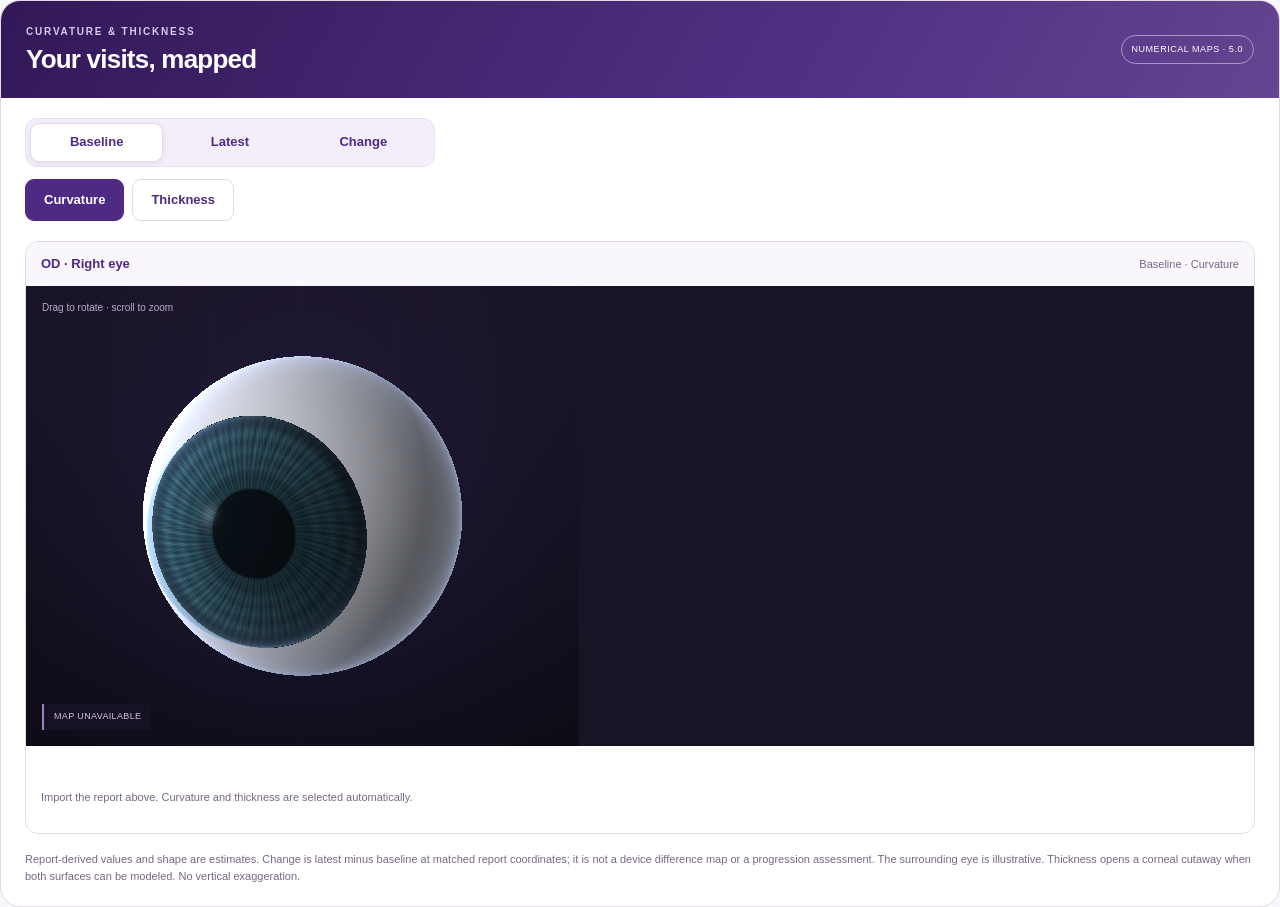
<file: components/cornea/index.html>
<!doctype html><html lang="en"><head><meta charset="utf-8"><meta name="viewport" content="width=device-width,initial-scale=1"><meta name="referrer" content="no-referrer"><title>Curvature &amp; thickness · NKPI</title><link rel="stylesheet" href="auto_viewer.css"></head><body>
<main id="atlas"><header class="atlas-header"><div><p class="eyebrow">CURVATURE &amp; THICKNESS</p><h2>Your visits, mapped</h2></div><span class="reference-badge">NUMERICAL MAPS · 5.0</span></header>
<div class="map-toolbar"><div class="visit-row" role="group" aria-label="Visit"><button type="button" data-visit="first" aria-pressed="true">Baseline</button><button type="button" data-visit="latest" aria-pressed="false">Latest</button><button type="button" data-visit="change" aria-pressed="false">Change</button></div><div class="metric-row" role="group" aria-label="Map type"><button type="button" data-map="curvature_front" aria-pressed="true">Curvature</button><button type="button" data-map="thickness" aria-pressed="false">Thickness</button></div></div>
<div id="eye-stages" class="eye-stages">
<section id="OD-card" class="eye-card"><div class="card-heading"><b>OD · Right eye</b><span id="OD-label">Baseline · Curvature</span></div><div class="map-presentation"><div id="OD-flat-wrap" class="flat-wrap" hidden><p id="OD-flat-label">Numerical map</p><canvas id="OD-flat" width="480" height="480" aria-label="Right-eye numerical heatmap. Select a point for values."></canvas></div><div class="eye-stage"><canvas id="OD-eye" aria-label="Right eye; drag to rotate"></canvas><canvas id="OD-fallback" aria-label="Right-eye numerical corneal model; drag to rotate" hidden></canvas><div class="stage-instruction">Drag to rotate · scroll to zoom</div><div id="OD-stamp" class="stage-stamp">NO REPORT LOADED</div></div></div><p id="OD-readout" class="sample-readout" role="status"></p><div id="OD-legend" class="legend" hidden><div id="OD-spectrum" class="delta-spectrum"></div><div class="delta-ticks"><span id="OD-low"></span><span id="OD-mid"></span><span id="OD-high"></span></div><p id="OD-axis"></p></div><p id="OD-status" class="map-status" role="status"></p></section>
<section id="OS-card" class="eye-card" hidden><div class="card-heading"><b>OS · Left eye</b><span id="OS-label">Baseline · Curvature</span></div><div class="map-presentation"><div id="OS-flat-wrap" class="flat-wrap" hidden><p id="OS-flat-label">Numerical map</p><canvas id="OS-flat" width="480" height="480" aria-label="Left-eye numerical heatmap. Select a point for values."></canvas></div><div class="eye-stage"><canvas id="OS-eye" aria-label="Left eye; drag to rotate"></canvas><canvas id="OS-fallback" aria-label="Left-eye numerical corneal model; drag to rotate" hidden></canvas><div class="stage-instruction">Drag to rotate · scroll to zoom</div><div id="OS-stamp" class="stage-stamp">NO REPORT LOADED</div></div></div><p id="OS-readout" class="sample-readout" role="status"></p><div id="OS-legend" class="legend" hidden><div id="OS-spectrum" class="delta-spectrum"></div><div class="delta-ticks"><span id="OS-low"></span><span id="OS-mid"></span><span id="OS-high"></span></div><p id="OS-axis"></p></div><p id="OS-status" class="map-status" role="status"></p></section>
</div><p class="footnote">Report-derived values and shape are estimates. Change is latest minus baseline at matched report coordinates; it is not a device difference map or a progression assessment. The surrounding eye is illustrative. Thickness opens a corneal cutaway when both surfaces can be modeled. No vertical exaggeration.</p>
</main><script src="surface_schema.js"></script><script src="map_texture.js"></script><script src="reference_eye.js"></script><script src="visit_comparison.js"></script><script src="report_comparison.js"></script><script src="calibration_profiles.js"></script><script src="numerical_maps.js"></script><script src="numerical_eye.js"></script><script src="auto_viewer.js"></script></body></html>
</file>
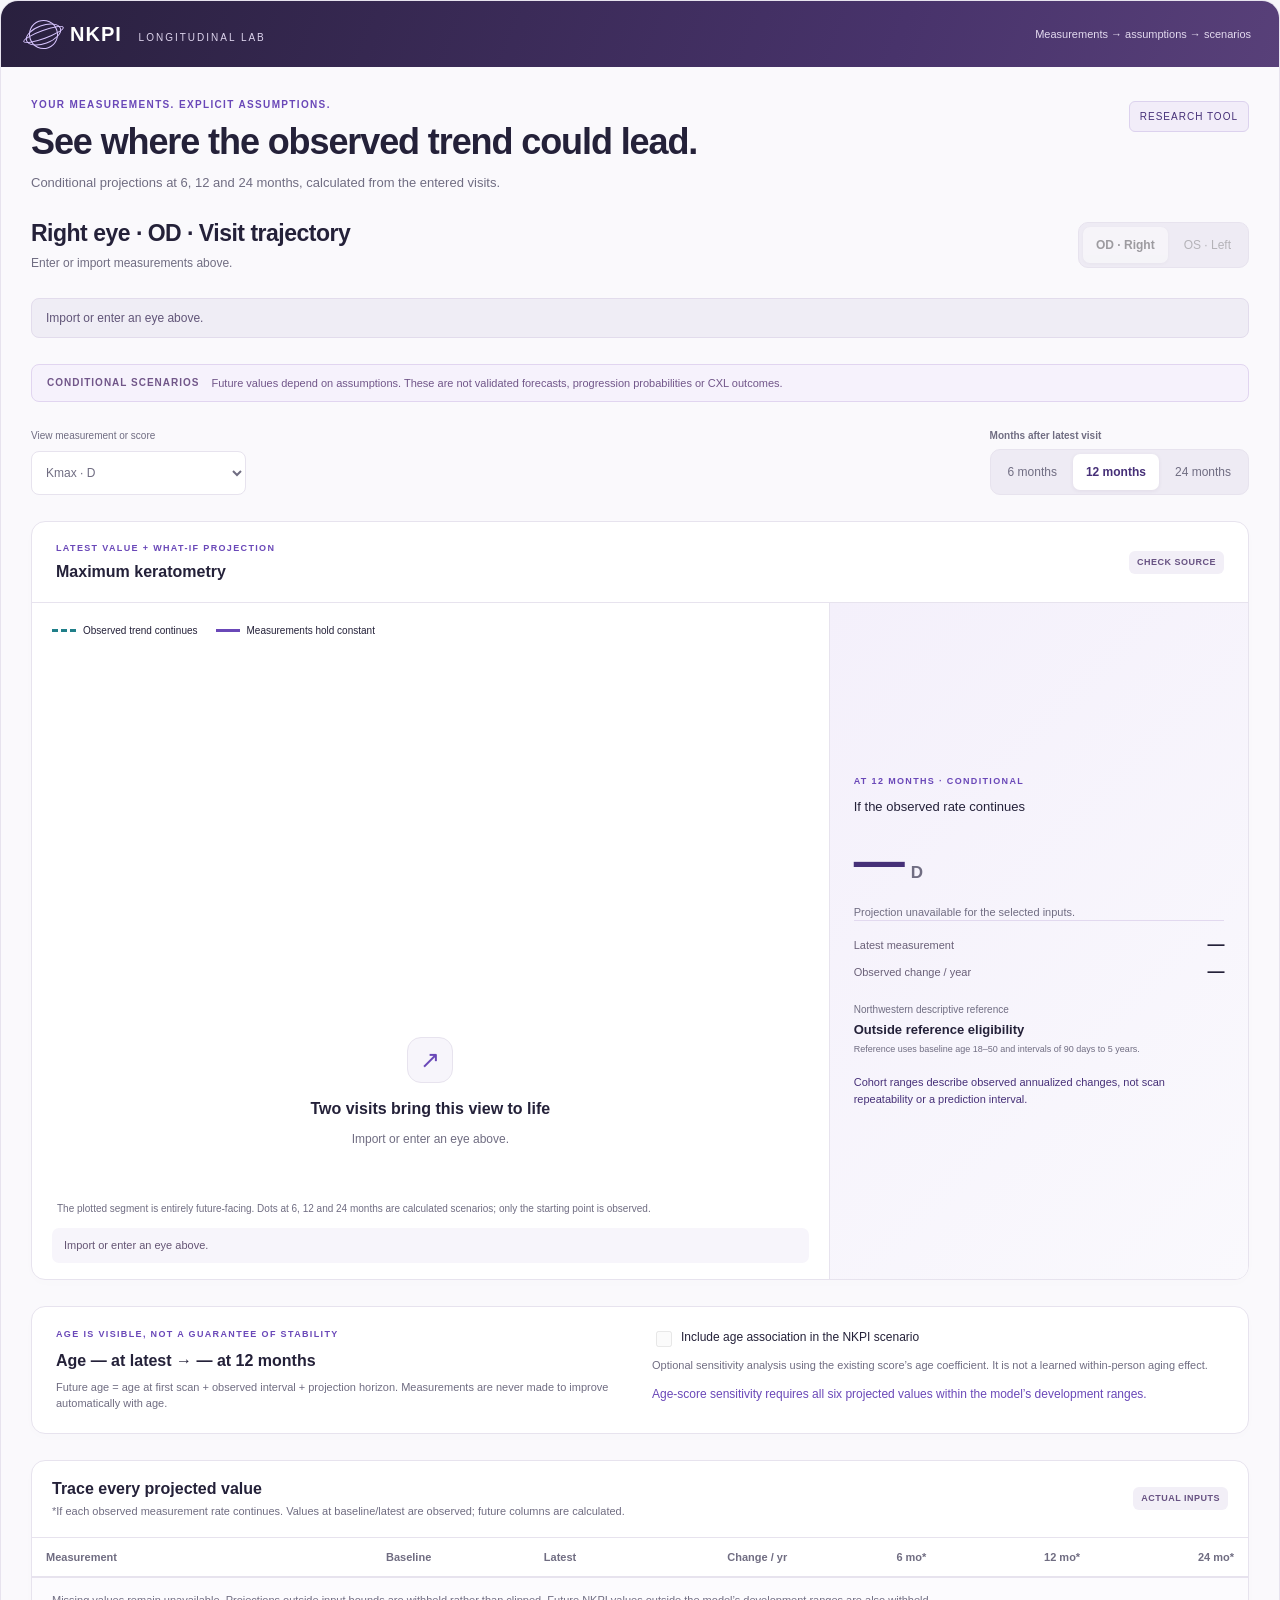
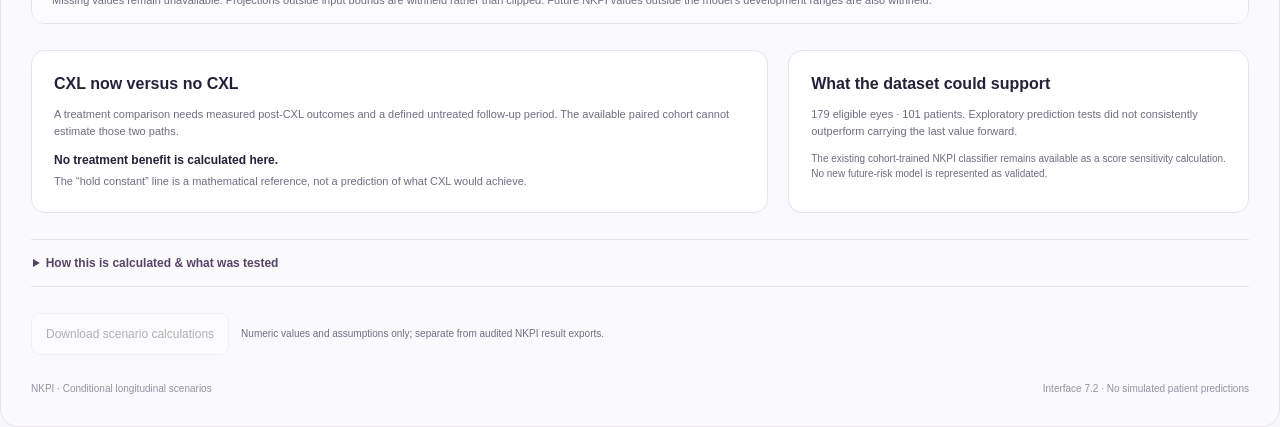
<file: components/trajectory/index.html>
<!doctype html><html lang="en"><head><meta charset="utf-8"><meta name="viewport" content="width=device-width,initial-scale=1"><meta name="referrer" content="no-referrer"><title>NKPI · Longitudinal projections</title><link rel="stylesheet" href="trajectory.css"></head><body>
<main id="trajectory-app"><header class="brand"><div class="brand-mark" aria-hidden="true"><i></i><i></i><i></i></div><div><b>NKPI</b><span> LONGITUDINAL LAB</span></div><small>Measurements → assumptions → scenarios</small></header>
<div class="workspace"><div class="heading"><div><span class="eyebrow">YOUR MEASUREMENTS. EXPLICIT ASSUMPTIONS.</span><h1>See where the observed trend could lead.</h1><p>Conditional projections at 6, 12 and 24 months, calculated from the entered visits.</p></div><span class="prototype">RESEARCH TOOL</span></div>
<div class="section-top"><div><h2 id="eye-title">Visit trajectory</h2><p id="context-label">Enter or import measurements above.</p></div><div class="segment" aria-label="Eye"><button data-eye="OD" aria-pressed="true">OD · Right</button><button data-eye="OS" aria-pressed="false">OS · Left</button></div></div>
<div id="context-banner" class="context-note" role="status"></div>
<div class="simulation-banner"><b>CONDITIONAL SCENARIOS</b><span>Future values depend on assumptions. These are not validated forecasts, progression probabilities or CXL outcomes.</span></div>
<div class="controls"><label class="select-label">View measurement or score<select id="metric-select"><option value="Kmax">Kmax · D</option><option value="C">Thinnest pachymetry · µm</option><option value="B">Posterior radius B · mm</option><option value="A">Anterior radius A · mm</option><option value="BAD_D">BAD-D</option><option value="ARTmax">ARTmax</option><option value="NKPI">NKPI score scenario · 0–100</option></select></label><div><span class="control-label">Months after latest visit</span><div class="segment"><button data-horizon="6" aria-pressed="false">6 months</button><button data-horizon="12" aria-pressed="true">12 months</button><button data-horizon="24" aria-pressed="false">24 months</button></div></div></div>
<article class="panel forecast"><div class="panel-title forecast-title"><div><span class="eyebrow">LATEST VALUE + WHAT-IF PROJECTION</span><h3 id="chart-title">Maximum keratometry</h3></div><span id="provenance" class="pill">ENTERED VALUES</span></div>
<div class="forecast-grid"><div class="chart-column"><div class="legend"><span><i class="swatch surveillance"></i> Observed trend continues</span><span><i class="swatch cxl"></i> Measurements hold constant</span></div><svg id="trajectory-chart" role="img" aria-label="Observed values and conditional future projections"></svg><div id="chart-empty" class="empty" hidden><div class="empty-icon" aria-hidden="true">↗</div><h3>Two visits bring this view to life</h3><p id="empty-reason">Import two visits and verify the values above.</p></div><p id="chart-caption" class="micro chart-note"></p><div id="projection-warning" class="readout"></div></div>
<aside class="benefit-summary"><span class="eyebrow" id="horizon-label">AT 12 MONTHS</span><p class="benefit-label">If the observed rate continues</p><div class="projection-value"><span id="projected-value">—</span><small id="projected-unit">D</small></div><p id="projected-change">Calculated from the current pair</p><div class="risk-pair"><div><span>Latest measurement</span><b id="latest-value">—</b></div><div><span>Observed change / year</span><b id="observed-rate">—</b></div></div><div class="effect-range"><span>Northwestern descriptive reference</span><b id="cohort-median">—</b><small id="cohort-range"></small></div><p class="micro">Cohort ranges describe observed annualized changes, not scan repeatability or a prediction interval.</p></aside></div></article>
<article class="panel age-panel"><div><span class="eyebrow">AGE IS VISIBLE, NOT A GUARANTEE OF STABILITY</span><h3 id="age-title">Age at latest visit → projected age</h3><p id="age-description">The passage of time does not undo measured changes.</p></div><div><label class="check"><input id="age-sensitivity" type="checkbox"> Include age association in the NKPI scenario</label><p class="micro">Optional sensitivity analysis using the existing score’s age coefficient. It is not a learned within-person aging effect.</p><div id="age-effect" class="age-effect"></div></div></article>
<article class="panel history"><div class="panel-title"><div><h3>Trace every projected value</h3><p id="table-subtitle">Annualized rate × future time, added to the latest measurement.</p></div><span class="pill">ACTUAL INPUTS</span></div><div class="table-scroll"><table><thead id="value-head"></thead><tbody id="value-rows"></tbody></table></div><p class="footnote">Missing values remain unavailable. Projections outside input bounds are withheld rather than clipped. Future NKPI values outside the model’s development ranges are also withheld.</p></article>
<div class="lower-grid"><article class="panel strategy"><h3>CXL now versus no CXL</h3><p>A treatment comparison needs measured post-CXL outcomes and a defined untreated follow-up period. The available paired cohort cannot estimate those two paths.</p><p><b>No treatment benefit is calculated here.</b> The “hold constant” line is a mathematical reference, not a prediction of what CXL would achieve.</p></article><article class="panel strategy"><h3>What the dataset could support</h3><p id="evidence-summary">179 eligible eyes · 101 patients. Exploratory prediction tests did not consistently outperform carrying the last value forward.</p><p class="micro">The existing cohort-trained NKPI classifier remains available as a score sensitivity calculation. No new future-risk model is represented as validated.</p></article></div>
<details class="methods"><summary>How this is calculated & what was tested</summary><div><p><b>Measurement scenario:</b> annual rate = (latest − baseline) / elapsed years. Future value = latest + annual rate × months / 12. The comparison line holds measurements constant. At least 90 days between scans is required as an operational safeguard, not a validated threshold.</p><p><b>Score scenario:</b> projected values are evaluated with the existing frozen single-visit NKPI classifier, on its 0–100 CXL-associated scale. This is separate from the two-visit NKPI score above. It is not a probability of progression or benefit from CXL. Age stays at the latest-visit age by default; the optional sensitivity advances it with time.</p><p><b>Age:</b> an association between age and CXL-group membership does not establish how the same eye’s disease changes as it ages. The optional age calculation changes only the scenario score, never the physical measurement trend. Cumulative event risk cannot decrease with a longer horizon.</p><p><b>Cohort:</b> source reconstruction retained 262 paired eyes; the present analysis retained 179 eyes / 101 patients with baseline age 18–50, 90 days to 5 years between scans and values within calculator bounds. There are 51 CXL-group and 128 control-group eyes. The selected scans are intended to be pretreatment; a complete eye-specific treatment timeline is unavailable.</p><p><b>Validation:</b> first-to-second-visit change was modeled using age, baseline values and time, with three repeats of nested patient-grouped 5-fold validation. All eyes of a patient stayed together. The tested models did not consistently outperform zero change. There are no third visits in the modeling table to test whether a two-visit slope persists after the latest scan.</p><div class="table-scroll"><table><thead><tr><th>Measurement</th><th>Tested model MAE</th><th>Last value MAE</th></tr></thead><tbody id="validation-rows"></tbody></table></div><p><b>Research foundation:</b> <a href="https://pubmed.ncbi.nlm.nih.gov/35469790/" target="_blank" rel="noopener noreferrer">Maile et al., 2022</a> supports studying age and tomography in time-to-event prediction; its coefficients are not imported into this tool. <a href="https://pubmed.ncbi.nlm.nih.gov/26994063/" target="_blank" rel="noopener noreferrer">Hernán &amp; Robins, 2016</a> describes the target-trial framework needed for treatment comparisons.</p></div></details>
<div class="result-actions"><button id="download-scenarios" disabled>Download scenario calculations</button><span class="micro">Numeric values and assumptions only; separate from audited NKPI result exports.</span></div>
<footer class="workspace-footer"><span>NKPI · Conditional longitudinal scenarios</span><span>Interface 7.2 · No simulated patient predictions</span></footer></div></main>
<noscript>JavaScript is required to calculate scenarios.</noscript><script src="model_data.js"></script><script src="cohort_data.js"></script><script src="trajectory_core.js"></script><script src="trajectory.js"></script></body></html>
</file>
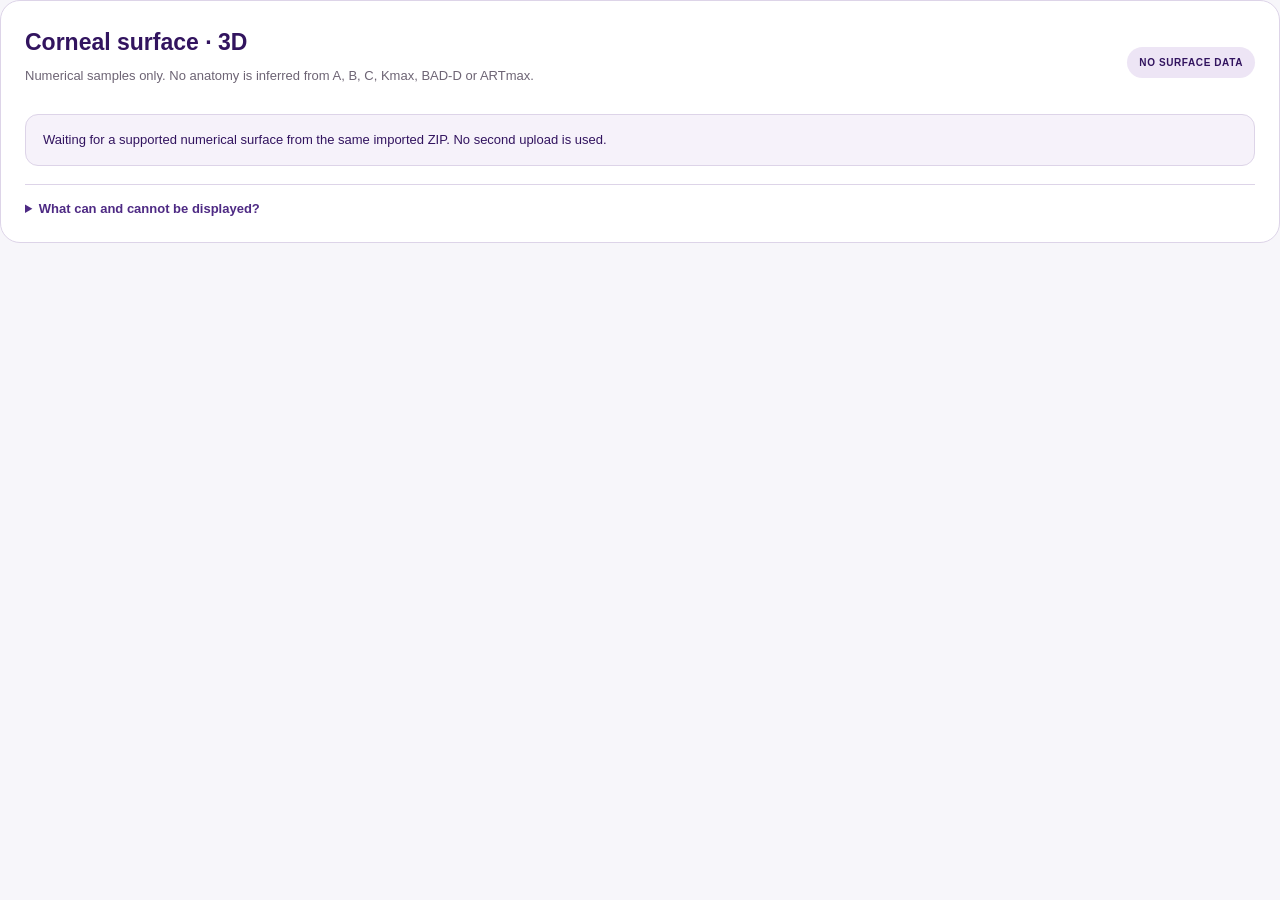
<file: components/cornea/numeric.html>
<!doctype html><html lang="en"><head><meta charset="utf-8"><meta name="viewport" content="width=device-width,initial-scale=1"><meta name="referrer" content="no-referrer"><title>Automatically imported numerical surface</title><link rel="stylesheet" href="viewer.css"><script src="mesh_renderer.js"></script><script src="surface_schema.js"></script><script defer src="viewer.js"></script></head>
<body><div id="viewer">
<section class="card"><div class="heading"><div><h2>Corneal surface · 3D</h2><p>Numerical samples only. No anatomy is inferred from A, B, C, Kmax, BAD-D or ARTmax.</p></div><span id="data-badge" class="badge">NO SURFACE DATA</span></div>
<div class="upload-row" hidden><label class="field">Calculator eye / visit<select id="slot" aria-label="Calculator eye and visit"></select></label><label class="file-label">Choose numerical surface JSON<input id="surface-file" type="file" accept=".json,application/json"></label><button id="demo">Synthetic viewer demo</button><button id="clear-surface">Clear surface</button></div>
<label class="check" id="confirmation-row" hidden><input type="checkbox" id="confirm-match"><span>I matched this numerical export to the current case, eye and visit, and verified its units, axis directions and shared surface coordinate frame. This is an operator check, not automated patient-identity verification.</span></label>
<div id="status" class="status" role="status">Waiting for a supported numerical surface from the same imported ZIP. No second upload is used.</div>
<div id="controls" hidden><div class="controls"><label class="field">Surface<select id="layer"><option value="anterior">Anterior</option><option value="posterior">Posterior</option><option value="both">Anterior + posterior</option></select></label><label class="field">Numerical overlay<select id="map"></select></label><div class="cameras"><button data-camera="front">Front</button><button data-camera="back">Back</button><button data-camera="oblique">Oblique</button><button data-camera="profile">Profile</button></div></div>
<p class="meta" id="meta"></p><div class="scale-note">TRUE SCALE · x, y and z in mm · No vertical exaggeration · Drag to rotate, scroll to zoom</div>
<div id="plot"><canvas id="mesh-canvas" role="img" aria-label="Rotatable 3D mesh of supplied numerical surface-height samples"></canvas></div><div class="zoom-controls"><button data-zoom="0.8">− Zoom out</button><button data-zoom="1.25">+ Zoom in</button><button data-zoom="fit">Fit / reset view</button></div>
<p id="coverage" class="meta"></p><p class="meta" id="map-note"></p>
<div class="inspection"><div><h3>Inspect a numerical sample</h3><p>Click the surface or select a row and column. Readouts use a supplied grid sample, not a visually interpolated location.</p><div class="sample-controls"><label class="field">Sample surface<select id="sample-layer"></select></label><label class="field">Row<input id="sample-row" type="number" min="0" step="1" value="0"></label><label class="field">Column<input id="sample-col" type="number" min="0" step="1" value="0"></label></div></div><div id="readout" class="readout"></div></div>
<div class="legend"><label class="check"><input id="show-thin" type="checkbox">Thinnest sampled point</label><label class="check"><input id="show-max" type="checkbox">Maximum sampled curvature</label><span>Sampled extrema are not guaranteed to equal the device’s global thinnest point or Kmax.</span></div>
</div><details><summary>What can and cannot be displayed?</summary><p>Actual x/y/z samples support a measured surface patch. Anterior and posterior surfaces are separate; a missing surface is never manufactured. Supplied thickness, elevation and curvature grids may color those patches. Missing cells stay missing, without gap filling or extrapolation.</p><p>Elevation colors are residuals against the export’s declared reference; they are not used as absolute surface heights. No complete eyeball, posterior shell, curvature map or thickness map is estimated from summary values. The optional synthetic demo is visibly labelled and is never claimed to represent the current patient.</p><p>Numerical files stay in this browser component. This viewer sends only readiness and frame-height messages to its parent, never surface data. Use deidentified, institutionally approved exports. This is a research visualization, not a validated clinical reconstruction.</p></details></section>
</div></body></html>
</file>
<file: components/cornea/auto_viewer.css>
:root{color-scheme:light;--purple:#4e2a84;--ink:#30233f;--muted:#776784;--border:#e2d9eb}*{box-sizing:border-box}html,body{margin:0;padding:0;background:#f7f6fa;color:var(--ink);font:14px/1.5 -apple-system,BlinkMacSystemFont,"Segoe UI",Arial,sans-serif}[hidden]{display:none!important}#atlas{overflow:hidden;border:1px solid var(--border);border-radius:20px;background:#fff}.atlas-header{padding:23px 25px;background:linear-gradient(120deg,#321858,#503284 65%,#654490);color:#fff;display:flex;align-items:center;justify-content:space-between;gap:12px}.eyebrow{font-size:10px;font-weight:700;letter-spacing:.18em;margin:0 0 5px;color:#d7cae9}h2{font-size:26px;line-height:1.2;letter-spacing:-.03em;margin:0;font-weight:650}.reference-badge{font-size:9px;letter-spacing:.06em;border:1px solid #ad94cc;border-radius:99px;padding:7px 10px;white-space:nowrap}.map-toolbar{padding:20px 24px;display:flex;flex-direction:column;gap:12px}.visit-row{display:grid;grid-template-columns:repeat(3,minmax(0,1fr));max-width:410px;background:#f3eef9;padding:4px;border:1px solid #e8dff0;border-radius:12px}.metric-row{display:flex;gap:8px;flex-wrap:wrap}button{min-height:42px;padding:10px 18px;border:1px solid var(--border);border-radius:9px;font:600 13px/1.3 -apple-system,BlinkMacSystemFont,"Segoe UI",Arial,sans-serif;background:#fff;color:var(--purple);cursor:pointer}.visit-row button{background:transparent;border:1px solid transparent;min-height:38px}.visit-row button[aria-pressed=true]{background:#fff;box-shadow:0 2px 6px #39225e14;border-color:#e2d7ec}.metric-row button[aria-pressed=true]{background:var(--purple);color:#fff;border-color:var(--purple)}button:hover{border-color:#ad90cd}button:focus-visible{outline:3px solid #bca4dc;outline-offset:3px}.eye-stages{display:grid;grid-template-columns:minmax(0,1fr);gap:16px;padding:0 24px}.eye-stages.paired{grid-template-columns:repeat(2,minmax(0,1fr))}.eye-card{min-width:0;border:1px solid var(--border);border-radius:13px;overflow:hidden}.card-heading{display:flex;gap:10px;align-items:center;justify-content:space-between;flex-wrap:wrap;padding:12px 15px;background:#f9f6fc}.card-heading b{font-size:13px;color:var(--purple)}.card-heading span{font-size:11px;color:var(--muted)}.eye-stage{height:440px;position:relative;background:#151325}.paired .eye-stage{height:350px}.eye-stage canvas{display:block;width:100%;height:100%;touch-action:none;cursor:grab}.eye-stage canvas:active{cursor:grabbing}.stage-instruction{position:absolute;top:14px;left:16px;color:#b9abcc;font-size:10px;pointer-events:none}.stage-stamp{position:absolute;bottom:16px;left:16px;right:16px;width:fit-content;padding:6px 10px;border-left:2px solid #9c81c0;background:#1a1429b3;color:#d5c5e8;font-size:9px;letter-spacing:.04em;pointer-events:none}.map-status{padding:12px 15px;margin:0;color:var(--muted);font-size:12px;min-height:44px}.map-status[data-state=loading]{color:var(--purple)}.legend{padding:0 16px 14px}.delta-spectrum{height:11px;border-radius:5px;background:linear-gradient(to right,rgb(27,49,160),rgb(0,161,242),rgb(42,193,83),rgb(255,221,44),rgb(220,36,46))}.delta-ticks{display:flex;justify-content:space-between;gap:6px;margin-top:6px;font-size:10px;font-variant-numeric:tabular-nums}.legend p{font-size:10px;margin:8px 0 0;color:var(--muted)}.footnote{margin:0;padding:17px 24px 20px;font-size:11px;line-height:1.6;color:var(--muted)}@media(max-width:700px){.atlas-header{padding:21px 16px}h2{font-size:23px}.reference-badge{font-size:8px;padding:6px 8px}.map-toolbar{padding:16px}.visit-row{max-width:none}.metric-row{display:grid;grid-template-columns:1fr 1fr;gap:7px}.metric-row button{padding:11px 8px;min-height:44px;font-size:12px}.eye-stages,.eye-stages.paired{grid-template-columns:minmax(0,1fr);padding:0 16px}.eye-stage,.paired .eye-stage{height:340px}.footnote{padding:15px 16px 19px}}@media(prefers-reduced-motion:reduce){*{scroll-behavior:auto!important}}
/* Numerical maps alongside the corneal model; both eyes retain one shared scale. */
.eye-stages.paired{grid-template-columns:minmax(0,1fr)}
.map-presentation{display:grid;grid-template-columns:minmax(0,.9fr) minmax(0,1.1fr);align-items:stretch;background:#171525}
.flat-wrap{padding:12px 12px 16px;min-width:0;align-self:center}
.flat-wrap p{color:#d6cee4;font-size:11px;margin:0 0 9px;text-align:center}
.flat-wrap canvas{display:block;width:100%;height:auto;aspect-ratio:1;cursor:crosshair;touch-action:pan-y}
.eye-stage,.paired .eye-stage{height:clamp(350px,40vw,460px);min-height:350px;align-self:stretch}
.sample-readout{font-size:12px;font-variant-numeric:tabular-nums;padding:12px 15px;margin:0;min-height:43px;color:#453550}
.map-status{font-size:11px;line-height:1.6;padding-top:0}
.delta-spectrum{background:linear-gradient(90deg,#2366d5,#7bb5f2,#f3f4f7,#f7ae60,#be2d36)}
@media(max-width:620px){.map-presentation{grid-template-columns:minmax(0,1fr)}.flat-wrap{padding:12px 24px}.flat-wrap canvas{max-width:360px;margin:auto}.eye-stage,.paired .eye-stage{height:320px;min-height:320px}.eye-stages,.eye-stages.paired{gap:14px}.sample-readout{font-size:11px}.reference-badge{white-space:normal;max-width:110px}}
</file>
<file: components/trajectory/trajectory.css>
:root{color-scheme:light;--ink:#242139;--muted:#706d82;--purple:#6a48b8;--purple-deep:#463078;--teal:#207f89;--line:#e7e3ee;--paper:#fff;--soft:#f7f5fb;font:14px/1.5 Inter,-apple-system,BlinkMacSystemFont,"Segoe UI",Arial,sans-serif;color:var(--ink);background:#f7f6fa}
*{box-sizing:border-box}body{margin:0}button,select,input{font:inherit}button,select{color:inherit}button{cursor:pointer;min-height:42px}button:disabled{cursor:default;opacity:.45}button:focus-visible,select:focus-visible,input:focus-visible,summary:focus-visible{outline:3px solid #a17bdc;outline-offset:3px}button,select{transition:background .18s,box-shadow .18s}button:hover:not(:disabled){filter:brightness(.98)}[hidden]{display:none!important}h1,h2,h3,p{margin:0}h1{font-size:clamp(24px,3.1vw,36px);line-height:1.18;letter-spacing:-1.1px;font-weight:650}h2{font-size:23px;letter-spacing:-.5px;line-height:1.3}h3{font-size:16px;font-weight:650;line-height:1.35}p{color:var(--muted)}b,strong{font-weight:650}svg{display:block;max-width:100%}table{width:100%;border-collapse:collapse;font-variant-numeric:tabular-nums}th,td{text-align:right;padding:13px 14px;border-bottom:1px solid var(--line);white-space:nowrap}th{font-size:11px;color:var(--muted);font-weight:550}td{font-size:13px}th:first-child,td:first-child{text-align:left}tr:last-child td{border-bottom:0}td:first-child b{display:block;color:var(--ink);font-size:13px}td:first-child small{font-size:11px;color:var(--muted)}td .delta{padding:4px 8px;background:var(--soft);border-radius:6px;font-weight:600;color:var(--purple-deep)}button{border:1px solid var(--line);background:var(--paper);border-radius:9px;padding:9px 14px}button[aria-pressed=true]{font-weight:650}#benefit-app{border:1px solid var(--line);border-radius:18px;overflow:hidden;background:#faf9fc}.brand{display:flex;align-items:center;gap:12px;padding:18px 28px;background:linear-gradient(110deg,#29203e,#48336b 70%,#584079);color:#fff}.brand b{font-size:20px;letter-spacing:1px}.brand span{font-size:10px;letter-spacing:2px;color:#ddd4ed;margin-left:12px}.brand small{margin-left:auto;color:#e3daef;font-size:11px;display:flex;align-items:center;gap:8px}.brand .status-dot{display:inline-block;width:6px;height:6px;border-radius:50%;background:#c5b0f1;margin:0}.brand-mark{height:29px;width:29px;position:relative;transform:rotate(-20deg)}.brand-mark i{position:absolute;inset:0;border:1px solid #d8c5ff;border-radius:50%}.brand-mark i:nth-child(2){inset:5px -4px}.brand-mark i:nth-child(3){inset:10px -7px}.workspace{padding:30px;display:grid;gap:26px}.heading{display:flex;align-items:flex-start;gap:20px;justify-content:space-between}.eyebrow{display:block;font-size:10px;letter-spacing:1.35px;font-weight:700;color:var(--purple);margin-bottom:9px}.heading p{margin-top:10px;max-width:610px;font-size:13px}.prototype{flex-shrink:0;font-size:10px;letter-spacing:1px;color:var(--purple-deep);border:1px solid #dcd2ee;background:#f2edf9;padding:7px 10px;border-radius:6px;margin-top:4px}.mode-switch{display:flex;gap:4px;border-bottom:1px solid var(--line);padding-bottom:0}.mode-switch button{border:0;background:none;border-radius:0;min-height:46px;padding:8px 16px 13px;color:var(--muted);border-bottom:3px solid transparent;position:relative;bottom:-1px}.mode-switch button[aria-pressed=true]{color:var(--purple);border-bottom-color:var(--purple)}.mode-switch button span{margin-left:10px}#patient-view,#demo-view{display:grid;gap:22px}.section-top{display:flex;align-items:center;justify-content:space-between;gap:18px;flex-wrap:wrap}.section-top p{font-size:12px;margin-top:5px}.segment{display:flex;border:1px solid var(--line);background:#eeebf4;border-radius:10px;padding:4px;gap:3px;width:fit-content}.segment button{border:0;background:transparent;white-space:nowrap;min-height:36px;padding:7px 13px;color:var(--muted);font-size:12px;border-radius:7px}.segment button[aria-pressed=true]{background:#fff;box-shadow:0 1px 4px #34234d12;color:var(--purple-deep)}.context-note{font-size:12px;border-radius:8px;background:#efedf5;border:1px solid #e2dcec;color:#615578;padding:10px 14px}.patient-grid{display:grid;grid-template-columns:minmax(0,1.45fr) minmax(250px,1fr);gap:20px}.panel{background:var(--paper);border:1px solid var(--line);border-radius:14px;overflow:hidden;min-width:0;box-shadow:0 3px 14px #38204e03}.panel-title{padding:20px;display:flex;gap:12px;align-items:center;border-bottom:1px solid var(--line)}.panel-title p{font-size:11px;margin-top:4px}.step{display:inline-flex;align-items:center;justify-content:center;border-radius:9px;border:1px solid #e1d7f1;color:var(--purple);font-size:11px;font-weight:600;background:#f8f5fc;width:32px;height:32px;flex-shrink:0}.pill{margin-left:auto;border-radius:6px;background:#f2eff7;color:#675282;padding:5px 8px;font-size:9px;font-weight:700;letter-spacing:.5px;white-space:nowrap}.meta-row{display:flex;gap:9px;flex-wrap:wrap;padding:12px 20px;border-bottom:1px solid var(--line);font-size:11px;color:var(--muted)}.meta-row span+span{border-left:1px solid var(--line);padding-left:9px}.table-scroll{overflow-x:auto}.footnote{font-size:11px;padding:14px 20px;background:#fcfbfe;border-top:1px solid var(--line)}.empty{padding:44px 28px;text-align:center}.empty p{font-size:12px;max-width:380px;margin:10px auto 0}.empty-icon{border:1px solid var(--line);border-radius:14px;background:var(--soft);color:var(--purple);width:46px;height:46px;display:grid;place-items:center;font-size:24px;margin:0 auto 15px}.future{padding:24px;background:radial-gradient(ellipse at 110% 5%,#e8dff7 0,transparent 52%),linear-gradient(150deg,#fff,#f8f5fc);display:flex;flex-direction:column;align-items:flex-start;gap:17px}.future .eyebrow{margin:0;font-size:9px}.future h3{font-size:25px;line-height:1.3;letter-spacing:-.6px}.future p{font-size:12px}.future .micro{font-size:10px}.unavailable{padding:13px 0;display:flex;align-items:center;gap:10px;width:100%;border-top:1px solid #e0d8ec;border-bottom:1px solid #e0d8ec}.unavailable b{display:block;font-size:12px}.unavailable small{display:block;color:var(--muted);font-size:11px;margin-top:4px}.lock{font-size:26px;color:var(--purple)}.primary{background:var(--purple-deep);border:1px solid var(--purple-deep);color:white;font-size:12px;width:100%;display:flex;justify-content:space-between;align-items:center;gap:10px}.simulation-banner{display:flex;gap:12px;flex-wrap:wrap;border:1px solid #ebd8b6;background:#fff9ef;color:#886326;padding:10px 15px;border-radius:8px;font-size:11px}.simulation-banner b{font-size:10px;letter-spacing:1px}.select-label{font-size:10px;color:var(--muted);display:grid;gap:4px}select{border:1px solid var(--line);border-radius:8px;padding:9px 30px 9px 10px;font-size:12px;max-width:100%;background:white;min-height:40px}.controls{display:flex;justify-content:space-between;gap:20px;flex-wrap:wrap}.control-label{display:block;font-size:10px;font-weight:600;color:var(--muted);margin-bottom:6px}.forecast-title{justify-content:space-between;gap:12px;flex-wrap:wrap;padding:20px 24px}.forecast-title .eyebrow{font-size:9px;margin-bottom:5px}.check{display:flex;align-items:center;gap:6px;color:var(--muted);font-size:11px}.check input{accent-color:var(--purple);width:16px;height:16px}.forecast-grid{display:grid;grid-template-columns:minmax(0,1.9fr) minmax(240px,1fr)}.chart-column{min-width:0;padding:20px 20px 16px}.legend{display:flex;gap:8px 18px;flex-wrap:wrap;margin-bottom:15px}.legend button{padding:0;display:flex;align-items:center;gap:8px;border:0;background:none;min-height:24px;font-size:11px;font-weight:500}.legend button[aria-pressed=false]{opacity:.42}.swatch{display:inline-block;width:24px;border-top:3px solid var(--purple);flex-shrink:0}.swatch.surveillance{border-color:var(--teal);border-top-style:dashed}#risk-chart{width:100%;height:320px;touch-action:pan-y}#risk-chart text{font:11px -apple-system,BlinkMacSystemFont,"Segoe UI",Arial,sans-serif;fill:var(--muted)}#risk-chart .axis-title{font-size:10px}#risk-chart .grid{stroke:var(--line);stroke-width:1}#risk-chart .curve{fill:none;stroke-width:3;stroke-linejoin:round;stroke-linecap:round}#risk-chart .band{opacity:.12}#risk-chart .point{stroke:#fff;stroke-width:2}.chart-inspect{display:flex;align-items:center;gap:12px;padding:4px 6px 9px;color:var(--muted);font-size:10px}.chart-inspect label{white-space:nowrap}.chart-inspect input{min-width:0;flex:1;accent-color:var(--purple);height:20px}.chart-inspect span{min-width:35px;text-align:right;font-variant-numeric:tabular-nums}.readout{font-size:11px;background:var(--soft);padding:9px 12px;border-radius:7px;font-variant-numeric:tabular-nums;color:#655574;min-height:34px}.chart-note{margin:9px 5px 0}.micro{font-size:10px;color:var(--muted)}.benefit-summary{background:linear-gradient(135deg,#f4f0fb,#faf9fd);border-left:1px solid var(--line);padding:25px 24px;display:flex;flex-direction:column;justify-content:center}.benefit-summary .eyebrow{font-size:9px}.benefit-label{font-size:13px;color:var(--ink)}.benefit-number{font-size:74px;letter-spacing:-4px;color:var(--purple-deep);font-weight:650;line-height:1.1;margin:8px 0 1px;font-variant-numeric:tabular-nums}.benefit-number span+span{font-size:23px;letter-spacing:-1px;color:#9180af;margin-left:6px}.benefit-summary>p:last-of-type{font-size:11px;color:var(--purple-deep)}.effect-range{margin:22px 0 18px}.effect-range>span{display:block;font-size:10px;color:var(--muted)}.effect-range b{font-size:14px;color:var(--ink)}#range-chart{width:100%;height:54px}.effect-range small{font-size:9px;color:var(--muted)}.risk-pair{display:grid;gap:10px;border-top:1px solid #e2d9ef;padding-top:15px}.risk-pair>div{display:flex;align-items:center;justify-content:space-between;gap:10px}.risk-pair span{display:flex;align-items:center;gap:7px;font-size:11px;color:#6a6078}.risk-pair b{font-size:20px;line-height:1;letter-spacing:-.5px;font-variant-numeric:tabular-nums}.dot{display:inline-block;width:7px;height:7px;border-radius:50%;flex-shrink:0}.purple{background:var(--purple)}.teal{background:var(--teal)}.benefit-status{margin-top:15px;padding:10px 11px;background:#fff;border:1px solid #e6dfee;border-radius:8px;font-size:11px;line-height:1.5;color:#6a557b}.benefit-status.uncertain{background:#fff8eb;border-color:#ecd9b8;color:#886326}.forecast-footer{border-top:1px solid var(--line);display:flex;justify-content:space-between;gap:8px;flex-wrap:wrap;padding:12px 20px;font-size:10px;color:var(--muted)}.lower-grid{display:grid;grid-template-columns:minmax(0,1.6fr) minmax(235px,1fr);gap:20px}.history .panel-title{padding:17px 20px}.history td,.history th{padding:11px 14px;font-size:11px}.strategy{padding:22px;display:flex;flex-direction:column;gap:18px}.strategy>div{display:flex;gap:10px;align-items:flex-start}.strategy .dot{margin-top:5px}.strategy b{display:block;color:var(--ink);font-size:12px;margin-bottom:4px}.strategy p{font-size:11px}.strategy .micro{font-size:10px}.methods{border-top:1px solid var(--line);border-bottom:1px solid var(--line);padding:0 2px;font-size:12px}.methods summary{cursor:pointer;min-height:46px;padding:14px 0;font-weight:600;color:#584466}.methods>div{display:grid;gap:12px;padding-bottom:20px}.methods p{font-size:11px;max-width:950px}.methods b{color:#574b66}.workspace-footer{display:flex;justify-content:space-between;gap:10px;flex-wrap:wrap;font-size:10px;color:#9690a3}
@media(max-width:900px){.workspace{padding:24px}.patient-grid,.forecast-grid,.lower-grid{grid-template-columns:1fr}.future{display:grid;grid-template-columns:1fr 1fr;gap:15px 25px}.future .step{display:none}.future .eyebrow,.future h3{grid-column:1}.future>p:first-of-type{grid-column:1}.future .unavailable{grid-column:2;grid-row:1/3}.future .primary{grid-column:2;grid-row:3}.future .micro{grid-column:2;grid-row:4}.benefit-summary{border-left:0;border-top:1px solid var(--line);display:grid;grid-template-columns:1fr 1fr;column-gap:28px;align-items:start}.benefit-summary .eyebrow{grid-column:1/-1}.benefit-label,.benefit-number,.benefit-summary>p:last-of-type{grid-column:1}.effect-range{grid-column:2;grid-row:2/5;margin:0}.risk-pair{grid-column:1/-1;margin-top:18px;grid-template-columns:1fr 1fr;gap:24px}.benefit-status{grid-column:1/-1}.chart-column{padding:20px}.history td,.history th{font-size:12px}.strategy{display:grid;grid-template-columns:1fr 1fr}.strategy>h3,.strategy>.micro{grid-column:1/-1}}
@media(max-width:540px){.workspace{padding:20px 12px;gap:20px}.brand{padding:16px}.brand span{letter-spacing:1px;font-size:8px;margin-left:6px}.brand small{display:none}.brand b{font-size:18px}.heading{gap:12px}.heading .prototype{display:none}h1{font-size:27px}h2{font-size:21px}.heading p{font-size:12px}.mode-switch button{font-size:12px;padding:8px 9px 12px}.mode-switch button span{display:none}.future{display:flex}.future h3{font-size:23px}.section-top{gap:14px}.panel-title{padding:16px 12px}.panel-title h3{font-size:14px}.panel-title .step{display:none}.pill{font-size:8px}.meta-row{padding:12px;font-size:10px}th,td{padding:11px 8px}td{font-size:12px}th{font-size:10px}td:first-child small{font-size:9px}td:first-child b{font-size:12px}td .delta{padding:3px 5px}.footnote{padding:12px;font-size:10px}.simulation-banner{gap:4px;font-size:10px}.simulation-banner b{width:100%}.select-label{width:100%}.controls{gap:15px}.segment button{padding:7px 11px;font-size:11px}.forecast-title{padding:16px 12px}.chart-column{padding:14px 8px}.legend{gap:6px 12px}.legend button{font-size:10px}.swatch{width:18px}#risk-chart{height:300px}.chart-inspect{gap:8px}.chart-inspect label{font-size:9px}.readout{font-size:10px;padding:9px}.benefit-summary{padding:20px 16px;column-gap:15px}.benefit-number{font-size:61px}.benefit-label{font-size:12px}.benefit-summary>p:last-of-type{font-size:10px}.effect-range b{font-size:13px}.risk-pair{gap:15px}.risk-pair>div{align-items:flex-start;flex-direction:column;gap:8px}.risk-pair span{font-size:10px}.risk-pair b{font-size:23px}.forecast-footer{padding:12px}.history td,.history th{font-size:10px;padding:10px 8px}.history .panel-title{padding:16px 12px}.strategy{display:flex}.workspace-footer{font-size:9px}.empty{padding:30px 16px}}
@media(prefers-reduced-motion:reduce){*{transition:none!important;scroll-behavior:auto!important}}
#trajectory-app{border:1px solid var(--line);border-radius:18px;overflow:hidden;background:#faf9fc}.projection-value{display:flex;align-items:baseline;gap:8px;font-size:51px;letter-spacing:-2px;line-height:1.2;color:var(--purple-deep);font-weight:650;margin:13px 0;font-variant-numeric:tabular-nums}.projection-value small{font-size:17px;letter-spacing:0;color:var(--muted)}.legend>span{display:flex;align-items:center;gap:7px;font-size:10px}.effect-range small{display:block}.age-panel{padding:21px 24px;display:grid;grid-template-columns:1fr 1fr;gap:24px}.age-panel .eyebrow{font-size:9px}.age-panel p{font-size:11px;margin-top:7px}.age-panel .check{color:var(--ink);font-size:12px;align-items:flex-start}.age-panel .check input{flex-shrink:0}.age-effect{font-size:12px;color:var(--purple);margin-top:12px}.result-actions{display:flex;gap:12px;align-items:center;flex-wrap:wrap}.result-actions button{color:var(--purple);font-size:12px}#trajectory-chart{width:100%;height:340px}#projection-warning{margin-top:12px}#projected-change{font-size:11px}a{color:var(--purple)}.strategy{display:block}.strategy p{margin-top:12px}.age-panel .check input:disabled{opacity:.5}.chart-column{min-height:390px}.risk-pair b{font-size:17px}.effect-range b{display:block;margin:3px 0;font-size:13px}#value-rows td:first-child small{display:inline}.methods table{max-width:700px}.methods td,.methods th{padding:8px;font-size:11px}.simulation-banner{background:#f6f2fc;border-color:#e1d5f0;color:#715689}.risk-pair>div{align-items:center}button:disabled{filter:grayscale(1)}
@media(max-width:900px){.benefit-summary{display:flex}.age-panel{grid-template-columns:1fr}.forecast-grid{grid-template-columns:1fr}.benefit-summary .risk-pair{display:flex;gap:20px}.benefit-summary .risk-pair>div{flex:1}.chart-column{min-height:360px}}
@media(max-width:540px){.projection-value{font-size:42px}.age-panel{padding:18px 14px;gap:18px}#trajectory-chart{height:300px}.legend{gap:10px}.legend>span{font-size:9px}.benefit-summary .risk-pair>div{align-items:flex-start}.risk-pair b{font-size:18px}.controls{gap:14px}.select-label{width:100%}.panel-title{align-items:flex-start}.risk-pair{grid-template-columns:1fr 1fr}.workspace{padding:18px 12px}h1{font-size:25px}#value-rows td,#value-head th{font-size:11px}}
</file>
<file: components/cornea/viewer.css>
:root{color-scheme:light;--p:#4E2A84;--d:#32145F;--l:#EDE5F5;--border:#DDD4E8;--muted:#6D6474}*{box-sizing:border-box}html,body{margin:0;height:auto;min-height:0;background:#F7F6FA;color:#25222A;font-family:-apple-system,BlinkMacSystemFont,"Segoe UI",Arial,sans-serif;line-height:1.5}.card{background:white;border:1px solid var(--border);border-radius:20px;padding:24px;margin:0 0 6px}.heading{display:flex;align-items:center;justify-content:space-between;gap:16px}h2{font-size:23px;color:var(--d);margin:0 0 5px}h3{font-size:16px;margin:0 0 5px}p{font-size:13px;color:var(--muted);margin:6px 0 14px}.badge{font-size:10px;letter-spacing:.06em;font-weight:700;border-radius:99px;background:var(--l);color:var(--d);padding:8px 12px;white-space:nowrap}.badge.demo{background:#FFF0CC;color:#765000}.upload-row{display:flex;align-items:end;flex-wrap:wrap;gap:10px;margin:20px 0}.field{display:flex;flex-direction:column;gap:5px;font-size:12px;font-weight:600}.field select,.field input{border:1px solid var(--border);border-radius:8px;padding:9px;font:inherit;color:#25222A;background:#fff;min-height:41px;max-width:100%}.file-label,button{display:inline-flex;align-items:center;justify-content:center;gap:7px;border:1px solid var(--border);border-radius:999px;padding:10px 14px;font:inherit;font-size:12px;font-weight:650;cursor:pointer;min-height:42px;background:#fff;color:var(--d)}.file-label{background:var(--p);color:#fff}.file-label input{max-width:190px;font-size:11px;color:#fff}.file-label input::file-selector-button{display:none}button:hover{background:var(--l)}button:focus-visible,select:focus-visible,input:focus-visible,summary:focus-visible{outline:3px solid #9A7BC6;outline-offset:2px}.check{display:flex;align-items:start;gap:8px;font-size:12px;line-height:1.6}.check input{accent-color:var(--p);width:17px;height:17px;flex-shrink:0;margin-top:2px}#confirmation-row{padding:12px 15px;border-radius:12px;background:var(--l);margin:12px 0}.status{background:#F6F2FA;border:1px solid var(--border);border-radius:13px;padding:15px 17px;font-size:13px;color:var(--d);margin:15px 0}.status.error{background:#FFF2F1;border-color:#DCABA7;color:#8E281F}.status.demo{background:#FFF8E8;border-color:#E9D4A8;color:#755118}.controls{display:flex;align-items:end;flex-wrap:wrap;gap:12px}.cameras{display:flex;gap:7px;flex-wrap:wrap;margin-left:auto}.meta{font-size:11px;margin:12px 0}.scale-note{padding:10px;border:1px solid var(--border);border-radius:10px;font-size:10px;color:var(--p);font-weight:650;letter-spacing:.05em}#plot{width:100%;height:480px}.inspection{display:grid;grid-template-columns:1fr 1fr;gap:20px;border-top:1px solid var(--border);padding-top:18px}.sample-controls{display:grid;grid-template-columns:1.4fr .7fr .7fr;gap:8px}.sample-controls input{width:100%;min-width:0}.readout{background:#F7F4FA;padding:15px;border-radius:12px;display:grid;grid-template-columns:1fr 1fr;gap:10px;font-size:12px}.readout small{display:block;color:var(--muted);font-size:10px}.readout b{font-variant-numeric:tabular-nums;font-size:14px}.legend{display:flex;gap:14px;align-items:center;flex-wrap:wrap;margin:18px 0;font-size:10px;color:var(--muted)}.legend span{flex-basis:100%}details{border-top:1px solid var(--border);margin-top:18px;padding-top:14px}summary{color:var(--p);font-size:13px;font-weight:650;cursor:pointer}details p{font-size:12px;margin-top:10px}[hidden]{display:none!important}@media(max-width:700px){.card{padding:17px}.heading{display:block}.badge{display:inline-block;margin-top:7px}.upload-row{align-items:stretch}.file-label{flex-direction:column;align-items:flex-start}.inspection{grid-template-columns:1fr}.cameras{margin-left:0}#plot{height:380px}.readout{grid-template-columns:1fr 1fr}}

#mesh-canvas{display:block;width:100%;height:100%;touch-action:none;cursor:grab}#mesh-canvas:active{cursor:grabbing}.zoom-controls{display:flex;justify-content:center;gap:8px;margin:8px 0}
</file>
